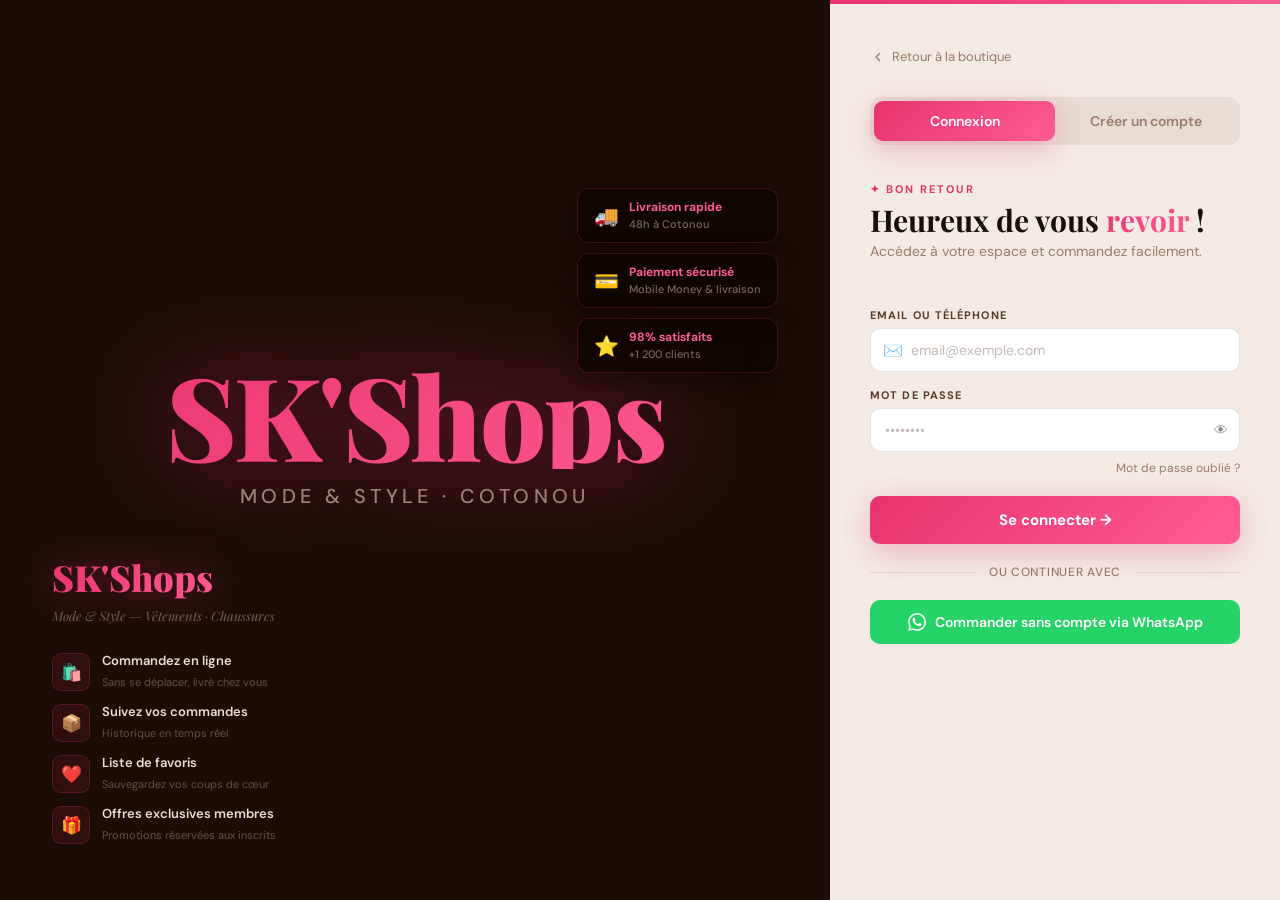
<file: auth.html>
<!DOCTYPE html>
<html lang="fr">
<head>
    <meta charset="UTF-8">
    <meta name="viewport" content="width=device-width, initial-scale=1.0">
    <title>Connexion | SK'Shops</title>
    <link href="https://fonts.googleapis.com/css2?family=Playfair+Display:ital,wght@0,400;0,700;0,900;1,400&family=DM+Sans:wght@300;400;500;600&display=swap" rel="stylesheet">
    <style>
:root{
    --rose:#e8336d;--rose-light:#ff5c93;--rose-soft:rgba(232,51,109,.13);
    --grad-rose:linear-gradient(135deg,#e8336d,#ff5c93);
    --text-dark:#1a0f08;--text-mid:#5a3a28;--text-light:#9a7a6a;
    --red:#e04455;--green:#2ecc8a;
    --shadow-rose:0 8px 32px rgba(232,51,109,.3);
    --tr:.3s cubic-bezier(.4,0,.2,1);
    --font-title:'Playfair Display',Georgia,serif;
    --font-body:'DM Sans',sans-serif;
}
*,*::before,*::after{box-sizing:border-box;margin:0;padding:0}
html,body{height:100%;font-family:var(--font-body)}
a{text-decoration:none;color:inherit}

/* Même image de fond que le site */
body{
    background-image:url('https://images.unsplash.com/photo-1441986300917-64674bd600d8?w=1800&q=85');
    background-size:cover;
    background-position:center;
    background-attachment:fixed;
    background-color:#2a1208;
}
body::before{
    content:'';position:fixed;inset:0;
    background:rgba(10,4,1,0.40);
    pointer-events:none;z-index:0;
}

.auth-wrapper{display:flex;min-height:100vh;position:relative;z-index:1}

/* ── PANNEAU GAUCHE — SK'Shops écrit sur l'image visible ── */
.auth-left{
    flex:1.2;
    position:relative;
    display:flex;
    flex-direction:column;
    justify-content:space-between;
    padding:56px 52px;
}

/* Nom SK'Shops en GRAND centré visible sur l'image */
.auth-brand-center{
    position:absolute;
    top:50%;left:50%;
    transform:translate(-50%,-60%);
    text-align:center;
    pointer-events:none;
    z-index:2;
    width:100%;
    padding:0 20px;
}
.auth-brand-name{
    font-family:var(--font-title);
    font-size:clamp(64px,9vw,130px);
    font-weight:900;
    letter-spacing:-.02em;
    background:var(--grad-rose);
    -webkit-background-clip:text;
    -webkit-text-fill-color:transparent;
    background-clip:text;
    filter:drop-shadow(0 0 50px rgba(232,51,109,.65)) drop-shadow(0 4px 20px rgba(0,0,0,.5));
    display:block;
    line-height:.95;
}
.auth-brand-tagline{
    display:block;
    font-size:clamp(13px,1.8vw,20px);
    letter-spacing:.22em;
    text-transform:uppercase;
    color:rgba(255,235,215,.6);
    margin-top:14px;
    font-family:var(--font-body);
    font-weight:500;
    text-shadow:0 2px 12px rgba(0,0,0,.5);
}

/* Cartes flottantes info */
.floating-cards{position:relative;z-index:3;display:flex;flex-direction:column;gap:10px;align-self:flex-end;margin-top:auto;margin-bottom:180px}
.fcard{display:flex;align-items:center;gap:10px;background:rgba(10,4,1,.68);backdrop-filter:blur(16px);border:1px solid rgba(232,51,109,.22);border-radius:12px;padding:10px 16px;color:white;font-size:13px;font-weight:500;box-shadow:0 8px 24px rgba(5,2,0,.4);animation:fcardIn .6s ease both}
.fcard:nth-child(1){animation-delay:.2s}.fcard:nth-child(2){animation-delay:.5s}.fcard:nth-child(3){animation-delay:.8s}
@keyframes fcardIn{from{opacity:0;transform:translateX(-20px)}to{opacity:1;transform:translateX(0)}}
.fcard-icon{font-size:20px}
.fcard-text strong{display:block;font-size:12px;color:var(--rose-light)}
.fcard-text span{font-size:11px;color:rgba(255,220,200,.45)}

/* Bottom features */
.left-bottom{position:relative;z-index:3}
.left-logo{font-family:var(--font-title);font-size:36px;font-weight:900;display:inline-block;background:var(--grad-rose);-webkit-background-clip:text;-webkit-text-fill-color:transparent;background-clip:text;filter:drop-shadow(0 0 20px rgba(232,51,109,.5));margin-bottom:6px}
.left-tagline{font-size:13px;color:rgba(255,230,210,.38);font-style:italic;font-family:var(--font-title);margin-bottom:28px}
.left-features{display:flex;flex-direction:column;gap:12px}
.lf-item{display:flex;align-items:center;gap:12px}
.lf-icon{width:38px;height:38px;border-radius:9px;flex-shrink:0;display:flex;align-items:center;justify-content:center;font-size:17px;background:rgba(232,51,109,.1);border:1px solid rgba(232,51,109,.22)}
.lf-text strong{display:block;font-size:13px;color:rgba(255,245,235,.9);font-weight:600;margin-bottom:1px}
.lf-text span{font-size:11px;color:rgba(255,220,200,.32)}

/* ── PANNEAU DROIT — formulaire ── */
.auth-right{
    width:450px;flex-shrink:0;
    background:rgba(255,248,240,0.95);
    backdrop-filter:blur(8px);
    display:flex;align-items:flex-start;
    overflow-y:auto;position:relative;
}
.auth-right::before{content:'';position:absolute;top:0;left:0;right:0;height:4px;background:var(--grad-rose);z-index:10}
.auth-card-scroll{width:100%;padding:48px 40px;min-height:100%;display:flex;flex-direction:column}
.auth-back{display:inline-flex;align-items:center;gap:6px;font-size:13px;color:var(--text-light);margin-bottom:32px;transition:color var(--tr);cursor:pointer}
.auth-back:hover{color:var(--rose)}
.auth-back svg{transition:transform var(--tr)}
.auth-back:hover svg{transform:translateX(-3px)}

/* Tabs */
.auth-tabs{display:flex;gap:0;margin-bottom:32px;background:rgba(90,58,40,.08);border-radius:12px;padding:4px}
.auth-tab{flex:1;padding:11px;text-align:center;font-size:14px;font-weight:600;cursor:pointer;background:none;border:none;border-radius:9px;transition:all var(--tr);color:var(--text-light);font-family:var(--font-body)}
.auth-tab.active{background:var(--grad-rose);color:white;box-shadow:var(--shadow-rose)}
.form-section{display:none}.form-section.active{display:block}
.form-eyebrow{display:inline-flex;align-items:center;gap:6px;font-size:11px;font-weight:700;letter-spacing:.18em;text-transform:uppercase;color:var(--rose);margin-bottom:8px}
.form-title{font-family:var(--font-title);font-size:30px;font-weight:700;color:var(--text-dark);margin-bottom:5px;line-height:1.1}
.form-title span{background:var(--grad-rose);-webkit-background-clip:text;-webkit-text-fill-color:transparent;background-clip:text}
.form-sub{font-size:14px;color:var(--text-light);margin-bottom:24px}
.field{margin-bottom:16px}
.field-label{display:block;font-size:11px;font-weight:700;letter-spacing:.1em;text-transform:uppercase;color:var(--text-mid);margin-bottom:6px}
.field-input-wrap{position:relative}
.field-icon{position:absolute;left:13px;top:50%;transform:translateY(-50%);font-size:16px;pointer-events:none;z-index:1}
.has-icon input{padding-left:40px!important}
input[type=text],input[type=email],input[type=tel],input[type=password]{width:100%;padding:12px 14px;border:1.5px solid rgba(90,58,40,.14);border-radius:10px;font-size:14px;color:var(--text-dark);outline:none;background:white;font-family:var(--font-body);transition:all var(--tr)}
input:focus{border-color:var(--rose);box-shadow:0 0 0 3px var(--rose-soft)}
input::placeholder{color:rgba(90,58,40,.35)}
.field-row2{display:grid;grid-template-columns:1fr 1fr;gap:12px}
.pw-wrap{position:relative}
.pw-wrap input{padding-right:40px!important}
.pw-eye{position:absolute;right:12px;top:50%;transform:translateY(-50%);background:none;border:none;cursor:pointer;font-size:14px;opacity:.45;transition:opacity var(--tr)}
.pw-eye:hover{opacity:.9;color:var(--rose)}
.pw-strength-bar{display:flex;gap:4px;margin-top:6px}
.strength-seg{flex:1;height:3px;border-radius:3px;background:rgba(90,58,40,.1);transition:background .4s}
.strength-seg.weak{background:#e04455}.strength-seg.fair{background:#f09000}.strength-seg.good{background:#2ecc8a}.strength-seg.strong{background:var(--grad-rose)}
.pw-strength-label{font-size:11px;color:var(--text-light);margin-top:4px}
.msg-error{color:var(--red);font-size:13px;min-height:18px;margin-bottom:6px}
.check-row{display:flex;align-items:flex-start;gap:10px;margin-bottom:16px}
.check-row input[type=checkbox]{width:16px;height:16px;margin-top:2px;accent-color:var(--rose);flex-shrink:0;cursor:pointer}
.check-row label{font-size:13px;color:var(--text-light);cursor:pointer}
.check-row a{color:var(--rose);font-weight:600}
.forgot-link{display:block;text-align:right;font-size:12px;color:var(--text-light);margin-top:-8px;margin-bottom:16px;cursor:pointer;transition:color var(--tr)}
.forgot-link:hover{color:var(--rose)}
.btn-submit{width:100%;padding:14px;border-radius:10px;border:none;font-size:15px;font-weight:700;cursor:pointer;font-family:var(--font-body);background:var(--grad-rose);color:white;box-shadow:var(--shadow-rose);transition:all var(--tr);position:relative;overflow:hidden;margin-top:4px}
.btn-submit:hover{transform:translateY(-2px);box-shadow:0 14px 36px rgba(232,51,109,.48)}
.btn-submit-loader{display:none;justify-content:center;align-items:center;gap:8px}
.loader-dot{width:6px;height:6px;border-radius:50%;background:white;animation:ldot .8s ease-in-out infinite}
.loader-dot:nth-child(2){animation-delay:.15s}.loader-dot:nth-child(3){animation-delay:.3s}
@keyframes ldot{0%,100%{transform:scale(.6);opacity:.4}50%{transform:scale(1);opacity:1}}
.divider{display:flex;align-items:center;gap:14px;margin:20px 0}
.divider::before,.divider::after{content:'';flex:1;height:1px;background:rgba(90,58,40,.12)}
.divider span{font-size:12px;color:var(--text-light);white-space:nowrap;font-weight:500;letter-spacing:.06em;text-transform:uppercase}
.btn-wa{width:100%;padding:13px;border-radius:10px;border:none;font-size:14px;font-weight:600;cursor:pointer;font-family:var(--font-body);background:#25D366;color:white;display:flex;align-items:center;justify-content:center;gap:9px;transition:all var(--tr)}
.btn-wa:hover{background:#1fb855;transform:translateY(-1px);box-shadow:0 6px 20px rgba(37,211,102,.35)}

/* Dashboard */
.dashboard-section{display:none}.dashboard-section.active{display:block}
.dash-welcome{background:linear-gradient(135deg,rgba(10,4,1,.92),rgba(20,8,3,.88));border-radius:16px;padding:28px 24px;margin-bottom:22px;border:1px solid rgba(232,51,109,.2);backdrop-filter:blur(8px)}
.dash-welcome-emoji{font-size:34px;margin-bottom:10px}
.dash-welcome-name{font-family:var(--font-title);font-size:24px;font-weight:700;background:var(--grad-rose);-webkit-background-clip:text;-webkit-text-fill-color:transparent;background-clip:text}
.dash-welcome-sub{font-size:13px;color:rgba(255,220,200,.38);margin-top:3px}
.dash-grid{display:grid;grid-template-columns:1fr 1fr;gap:12px;margin-bottom:18px}
.dash-tile{background:white;border-radius:12px;padding:16px;display:flex;align-items:center;gap:12px;cursor:pointer;border:1.5px solid rgba(90,58,40,.1);transition:all var(--tr)}
.dash-tile:hover{border-color:rgba(232,51,109,.28);box-shadow:0 8px 24px rgba(10,4,1,.12);transform:translateY(-2px)}
.dash-tile-icon{font-size:26px}
.dash-tile-text strong{display:block;font-size:14px;color:var(--text-dark);font-weight:600}
.dash-tile-text small{font-size:12px;color:var(--text-light)}
.orders-panel{background:white;border-radius:12px;padding:20px;margin-bottom:16px;border:1.5px solid rgba(90,58,40,.08)}
.orders-panel h4{font-family:var(--font-title);font-size:17px;color:var(--text-dark);margin-bottom:14px;padding-bottom:10px;border-bottom:1px solid rgba(90,58,40,.07)}
.order-row{display:flex;justify-content:space-between;align-items:center;padding:9px 0;border-bottom:1px solid rgba(90,58,40,.06);font-size:13px}
.order-row:last-child{border-bottom:none}
.order-num{font-weight:700;color:var(--text-dark);font-size:12px}
.order-date{color:var(--text-light);font-size:12px}
.order-price{font-weight:800;background:var(--grad-rose);-webkit-background-clip:text;-webkit-text-fill-color:transparent;background-clip:text}
.order-badge{padding:3px 10px;border-radius:50px;font-size:11px;font-weight:700}
.badge-pending{background:rgba(232,51,109,.12);color:var(--rose)}
.badge-done{background:rgba(46,204,138,.12);color:var(--green)}
.empty-orders{text-align:center;padding:22px;color:var(--text-light);font-size:14px}
.empty-orders a{color:var(--rose);font-weight:600}
.btn-logout-user{width:100%;padding:12px;border-radius:10px;background:none;border:1.5px solid rgba(90,58,40,.12);font-size:13px;font-weight:600;cursor:pointer;color:var(--red);transition:all var(--tr);font-family:var(--font-body)}
.btn-logout-user:hover{background:rgba(224,68,69,.08);border-color:rgba(224,68,69,.3)}

.auth-toast{position:fixed;bottom:24px;left:50%;transform:translateX(-50%) translateY(70px);background:rgba(8,3,1,.96);color:white;padding:12px 22px;border-radius:50px;font-size:14px;font-weight:500;z-index:9999;opacity:0;transition:all .35s ease;white-space:nowrap;pointer-events:none;box-shadow:0 10px 40px rgba(8,3,1,.4);border:1px solid rgba(232,51,109,.22)}
.auth-toast.show{opacity:1;transform:translateX(-50%) translateY(0)}

@media(max-width:900px){
    .auth-left{display:none}
    .auth-right{width:100%;min-height:100vh}
    .auth-card-scroll{padding:32px 24px}
}
@media(max-width:480px){
    .auth-card-scroll{padding:24px 18px}
    .field-row2{grid-template-columns:1fr}
    .form-title{font-size:26px}
    .dash-grid{grid-template-columns:1fr}
}
    </style>
</head>
<body>
<div class="auth-wrapper">
  <!-- GAUCHE — image visible avec SK'Shops écrit dessus -->
  <div class="auth-left">
    <!-- Nom SK'Shops en grand sur l'image -->
    <div class="auth-brand-center">
        <span class="auth-brand-name">SK'Shops</span>
        <span class="auth-brand-tagline">Mode & Style · Cotonou</span>
    </div>

    <!-- Cartes d'info flottantes -->
    <div class="floating-cards">
      <div class="fcard"><span class="fcard-icon">🚚</span><div class="fcard-text"><strong>Livraison rapide</strong><span>48h à Cotonou</span></div></div>
      <div class="fcard"><span class="fcard-icon">💳</span><div class="fcard-text"><strong>Paiement sécurisé</strong><span>Mobile Money & livraison</span></div></div>
      <div class="fcard"><span class="fcard-icon">⭐</span><div class="fcard-text"><strong>98% satisfaits</strong><span>+1 200 clients</span></div></div>
    </div>

    <!-- Features en bas -->
    <div class="left-bottom">
      <div class="left-logo">SK'Shops</div>
      <div class="left-tagline">Mode & Style — Vêtements · Chaussures</div>
      <div class="left-features">
        <div class="lf-item"><div class="lf-icon">🛍️</div><div class="lf-text"><strong>Commandez en ligne</strong><span>Sans se déplacer, livré chez vous</span></div></div>
        <div class="lf-item"><div class="lf-icon">📦</div><div class="lf-text"><strong>Suivez vos commandes</strong><span>Historique en temps réel</span></div></div>
        <div class="lf-item"><div class="lf-icon">❤️</div><div class="lf-text"><strong>Liste de favoris</strong><span>Sauvegardez vos coups de cœur</span></div></div>
        <div class="lf-item"><div class="lf-icon">🎁</div><div class="lf-text"><strong>Offres exclusives membres</strong><span>Promotions réservées aux inscrits</span></div></div>
      </div>
    </div>
  </div>

  <!-- DROITE — formulaire -->
  <div class="auth-right">
    <div class="auth-card-scroll">
      <a class="auth-back" href="index.html">
        <svg width="16" height="16" viewBox="0 0 24 24" fill="none" stroke="currentColor" stroke-width="2"><polyline points="15 18 9 12 15 6"/></svg>
        Retour à la boutique
      </a>

      <div id="authPanel">
        <div class="auth-tabs">
          <button class="auth-tab active" id="tabLogin" onclick="switchTab('login')">Connexion</button>
          <button class="auth-tab" id="tabRegister" onclick="switchTab('register')">Créer un compte</button>
        </div>

        <!-- LOGIN -->
        <div class="form-section active" id="sectionLogin">
          <div class="form-eyebrow">✦ Bon retour</div>
          <div class="form-title">Heureux de vous <span>revoir</span> !</div>
          <div class="form-sub">Accédez à votre espace et commandez facilement.</div>
          <div class="msg-error" id="loginError"></div>
          <form id="loginForm" onsubmit="handleLogin(event)" novalidate>
            <div class="field"><label class="field-label">Email ou téléphone</label>
              <div class="field-input-wrap has-icon"><span class="field-icon">✉️</span><input type="text" id="loginId" placeholder="email@exemple.com" autocomplete="username" required></div></div>
            <div class="field"><label class="field-label">Mot de passe</label>
              <div class="field-input-wrap pw-wrap"><input type="password" id="loginPw" placeholder="••••••••" autocomplete="current-password" required><button type="button" class="pw-eye" onclick="togglePw('loginPw',this)">👁</button></div></div>
            <span class="forgot-link" onclick="handleForgot()">Mot de passe oublié ?</span>
            <button type="submit" class="btn-submit" id="loginBtn">
              <span class="btn-submit-text">Se connecter →</span>
              <span class="btn-submit-loader"><span class="loader-dot"></span><span class="loader-dot"></span><span class="loader-dot"></span></span>
            </button>
          </form>
          <div class="divider"><span>ou continuer avec</span></div>
          <a class="btn-wa" href="https://wa.me/1041288711?text=Bonjour%20SK'Shops" target="_blank">
            <svg viewBox="0 0 24 24" fill="white" width="18" height="18"><path d="M17.472 14.382c-.297-.149-1.758-.867-2.03-.967-.273-.099-.471-.148-.67.15-.197.297-.767.966-.94 1.164-.173.199-.347.223-.644.075-.297-.15-1.255-.463-2.39-1.475-.883-.788-1.48-1.761-1.653-2.059-.173-.297-.018-.458.13-.606.134-.133.298-.347.446-.52.149-.174.198-.298.298-.497.099-.198.05-.371-.025-.52-.075-.149-.669-1.612-.916-2.207-.242-.579-.487-.5-.669-.51-.173-.008-.371-.01-.57-.01-.198 0-.52.074-.792.372-.272.297-1.04 1.016-1.04 2.479 0 1.462 1.065 2.875 1.213 3.074.149.198 2.096 3.2 5.077 4.487.709.306 1.262.489 1.694.625.712.227 1.36.195 1.871.118.571-.085 1.758-.719 2.006-1.413.248-.694.248-1.289.173-1.413-.074-.124-.272-.198-.57-.347m-5.421 7.403h-.004a9.87 9.87 0 01-5.031-1.378l-.361-.214-3.741.982.998-3.648-.235-.374a9.86 9.86 0 01-1.51-5.26c.001-5.45 4.436-9.884 9.888-9.884 2.64 0 5.122 1.03 6.988 2.898a9.825 9.825 0 012.893 6.994c-.003 5.45-4.437 9.884-9.885 9.884m8.413-18.297A11.815 11.815 0 0012.05 0C5.495 0 .16 5.335.157 11.892c0 2.096.547 4.142 1.588 5.945L.057 24l6.305-1.654a11.882 11.882 0 005.683 1.448h.005c6.554 0 11.89-5.335 11.893-11.893a11.821 11.821 0 00-3.48-8.413z"/></svg>
            Commander sans compte via WhatsApp
          </a>
        </div>

        <!-- REGISTER -->
        <div class="form-section" id="sectionRegister">
          <div class="form-eyebrow">✦ Bienvenue</div>
          <div class="form-title">Créez votre <span>compte</span></div>
          <div class="form-sub">Rejoignez SK'Shops et profitez d'une expérience unique.</div>
          <div class="msg-error" id="registerError"></div>
          <form id="registerForm" onsubmit="handleRegister(event)" novalidate>
            <div class="field-row2">
              <div class="field"><label class="field-label">Prénom *</label><div class="field-input-wrap has-icon"><span class="field-icon">👤</span><input type="text" id="regPrenom" placeholder="Kofi" required></div></div>
              <div class="field"><label class="field-label">Nom *</label><div class="field-input-wrap has-icon"><span class="field-icon">👤</span><input type="text" id="regNom" placeholder="Mensah" required></div></div>
            </div>
            <div class="field"><label class="field-label">Email *</label><div class="field-input-wrap has-icon"><span class="field-icon">✉️</span><input type="email" id="regEmail" placeholder="email@exemple.com" required></div></div>
            <div class="field"><label class="field-label">Téléphone</label><div class="field-input-wrap has-icon"><span class="field-icon">📞</span><input type="tel" id="regTel" placeholder="+229 01 43 83 80 31"></div></div>
            <div class="field">
              <label class="field-label">Mot de passe *</label>
              <div class="field-input-wrap pw-wrap"><input type="password" id="regPw" placeholder="Min. 6 caractères" required oninput="checkPwStrength(this.value)"><button type="button" class="pw-eye" onclick="togglePw('regPw',this)">👁</button></div>
              <div class="pw-strength-bar"><div class="strength-seg" id="seg1"></div><div class="strength-seg" id="seg2"></div><div class="strength-seg" id="seg3"></div><div class="strength-seg" id="seg4"></div></div>
              <div class="pw-strength-label" id="pwStrLabel"></div>
            </div>
            <div class="field"><label class="field-label">Confirmer *</label><div class="field-input-wrap pw-wrap"><input type="password" id="regPw2" placeholder="Répéter..." required><button type="button" class="pw-eye" onclick="togglePw('regPw2',this)">👁</button></div></div>
            <div class="check-row"><input type="checkbox" id="regTerms"><label for="regTerms">J'accepte les <a href="#">conditions d'utilisation</a></label></div>
            <button type="submit" class="btn-submit" id="registerBtn">
              <span class="btn-submit-text">Créer mon compte →</span>
              <span class="btn-submit-loader"><span class="loader-dot"></span><span class="loader-dot"></span><span class="loader-dot"></span></span>
            </button>
          </form>
        </div>
      </div>

      <!-- DASHBOARD -->
      <div class="dashboard-section" id="dashboardPanel">
        <div class="dash-welcome">
          <div class="dash-welcome-emoji">👋</div>
          <div class="dash-welcome-name" id="dashName">Bonjour !</div>
          <div class="dash-welcome-sub" id="dashEmail"></div>
        </div>
        <div class="dash-grid">
          <div class="dash-tile" onclick="window.location.href='index.html'"><span class="dash-tile-icon">🛍️</span><div class="dash-tile-text"><strong>Boutique</strong><small>Explorer les articles</small></div></div>
          <div class="dash-tile" onclick="scrollToOrders()"><span class="dash-tile-icon">📦</span><div class="dash-tile-text"><strong>Commandes</strong><small>Voir l'historique</small></div></div>
          <div class="dash-tile" onclick="showProfileEdit()"><span class="dash-tile-icon">⚙️</span><div class="dash-tile-text"><strong>Mon profil</strong><small>Modifier mes infos</small></div></div>
          <div class="dash-tile" onclick="window.open('https://wa.me/1041288711','_blank')"><span class="dash-tile-icon">💬</span><div class="dash-tile-text"><strong>Support</strong><small>Chat WhatsApp</small></div></div>
        </div>
        <div class="orders-panel" id="ordersPanel">
          <h4>📦 Mes dernières commandes</h4>
          <div id="ordersList"><div class="empty-orders">Aucune commande.<br><a href="index.html">Découvrir la boutique →</a></div></div>
        </div>
        <button class="btn-logout-user" onclick="handleLogout()">🚪 Se déconnecter</button>
      </div>
    </div>
  </div>
</div>
<div class="auth-toast" id="authToast"></div>
<script>
const AUTH_KEY="skshops_user",USERS_KEY="skshops_users",ORDERS_KEY="skshops_orders";
function getUsers(){try{return JSON.parse(localStorage.getItem(USERS_KEY)||"[]")}catch{return[]}}
function saveUsers(u){localStorage.setItem(USERS_KEY,JSON.stringify(u))}
function getUser(){try{return JSON.parse(localStorage.getItem(AUTH_KEY)||"null")}catch{return null}}
let toastT;
function toast(msg){const t=document.getElementById("authToast");t.textContent=msg;t.classList.add("show");clearTimeout(toastT);toastT=setTimeout(()=>t.classList.remove("show"),3000)}
window.addEventListener("DOMContentLoaded",()=>{const u=getUser();if(u)showDashboard(u)});
function switchTab(tab){document.getElementById("tabLogin").classList.toggle("active",tab==="login");document.getElementById("tabRegister").classList.toggle("active",tab==="register");document.getElementById("sectionLogin").classList.toggle("active",tab==="login");document.getElementById("sectionRegister").classList.toggle("active",tab==="register");document.getElementById("loginError").textContent="";document.getElementById("registerError").textContent=""}
function togglePw(id,btn){const i=document.getElementById(id);i.type=i.type==="password"?"text":"password";btn.textContent=i.type==="password"?"👁":"🙈"}
function checkPwStrength(pw){const segs=[1,2,3,4].map(n=>document.getElementById("seg"+n));const lbl=document.getElementById("pwStrLabel");const checks=[pw.length>=6,/[A-Z]/.test(pw)||/[a-z]/.test(pw),/[0-9]/.test(pw),pw.length>=10&&/[^A-Za-z0-9]/.test(pw)];const score=checks.filter(Boolean).length;const levels=["","weak","fair","good","strong"];const labels=["","Faible 🔴","Correct 🟡","Bon 🟢","Fort 💪"];segs.forEach((s,i)=>{s.className="strength-seg";if(i<score)s.classList.add(levels[score])});lbl.textContent=pw.length>0?labels[score]:""}
function setLoading(btn,state){const txt=btn.querySelector(".btn-submit-text");const ldr=btn.querySelector(".btn-submit-loader");txt.style.display=state?"none":"block";ldr.style.display=state?"flex":"none";btn.disabled=state}
function handleLogin(e){e.preventDefault();const id=document.getElementById("loginId").value.trim();const pw=document.getElementById("loginPw").value;const errEl=document.getElementById("loginError");const btn=document.getElementById("loginBtn");if(!id||!pw){errEl.textContent="⚠️ Remplissez tous les champs";return}setLoading(btn,true);setTimeout(()=>{const users=getUsers();const u=users.find(u=>(u.email===id||u.tel===id)&&u.pw===btoa(pw));setLoading(btn,false);if(!u){errEl.textContent="❌ Identifiant ou mot de passe incorrect";return}const sess={id:u.id,prenom:u.prenom,nom:u.nom,email:u.email,tel:u.tel};localStorage.setItem(AUTH_KEY,JSON.stringify(sess));toast("🎉 Connexion réussie ! Bienvenue "+u.prenom);setTimeout(()=>showDashboard(sess),700)},900)}
function handleRegister(e){e.preventDefault();const prenom=document.getElementById("regPrenom").value.trim();const nom=document.getElementById("regNom").value.trim();const email=document.getElementById("regEmail").value.trim().toLowerCase();const tel=document.getElementById("regTel").value.trim();const pw=document.getElementById("regPw").value;const pw2=document.getElementById("regPw2").value;const terms=document.getElementById("regTerms").checked;const errEl=document.getElementById("registerError");const btn=document.getElementById("registerBtn");if(!prenom||!nom||!email||!pw){errEl.textContent="⚠️ Remplissez tous les champs obligatoires";return}if(pw.length<6){errEl.textContent="❌ Mot de passe trop court (min. 6 caractères)";return}if(pw!==pw2){errEl.textContent="❌ Les mots de passe ne correspondent pas";return}if(!terms){errEl.textContent="⚠️ Acceptez les conditions d'utilisation";return}setLoading(btn,true);setTimeout(()=>{const users=getUsers();if(users.find(u=>u.email===email)){setLoading(btn,false);errEl.textContent="❌ Cet email est déjà utilisé";return}const newU={id:Date.now(),prenom,nom,email,tel,pw:btoa(pw),createdAt:new Date().toLocaleDateString("fr-FR")};users.push(newU);saveUsers(users);const sess={id:newU.id,prenom,nom,email,tel};localStorage.setItem(AUTH_KEY,JSON.stringify(sess));setLoading(btn,false);toast("🌟 Compte créé ! Bienvenue "+prenom);setTimeout(()=>showDashboard(sess),700)},1100)}
function showDashboard(user){document.getElementById("authPanel").style.display="none";document.getElementById("dashboardPanel").classList.add("active");document.getElementById("dashName").textContent="Bonjour, "+user.prenom+" !";document.getElementById("dashEmail").textContent=user.email;loadOrders(user)}
function loadOrders(user){const orders=JSON.parse(localStorage.getItem(ORDERS_KEY)||"[]");const mine=orders.filter(o=>o.nom&&o.nom.toLowerCase().includes(user.prenom.toLowerCase()));const el=document.getElementById("ordersList");if(!mine.length){el.innerHTML=`<div class="empty-orders">Aucune commande pour l'instant.<br><a href="index.html">Découvrir la boutique →</a></div>`;return}el.innerHTML=mine.slice().reverse().slice(0,5).map(o=>`<div class="order-row"><div><div class="order-num">#${String(o.id).slice(-6)}</div><div class="order-date">${o.date}</div></div><div class="order-price">${o.total.toLocaleString("fr-FR")} FCFA</div><span class="order-badge ${o.status==="Livré"?"badge-done":"badge-pending"}">${o.status}</span></div>`).join("")}
function scrollToOrders(){document.getElementById("ordersPanel").scrollIntoView({behavior:"smooth"})}
function showProfileEdit(){const u=getUser();if(!u)return;alert(`Profil :\nNom : ${u.prenom} ${u.nom}\nEmail : ${u.email}\nTél : ${u.tel||"Non renseigné"}`)}
function handleLogout(){localStorage.removeItem(AUTH_KEY);document.getElementById("dashboardPanel").classList.remove("active");document.getElementById("authPanel").style.display="block";document.getElementById("loginPw").value="";toast("👋 Déconnexion réussie !")}
function handleForgot(){const email=prompt("Entrez votre email pour réinitialiser :");if(!email)return;const users=getUsers();const u=users.find(u=>u.email===email.trim().toLowerCase());toast(u?"📧 Lien envoyé à "+email:"❌ Email non trouvé")}
</script>
</body>
</html>
</file>
